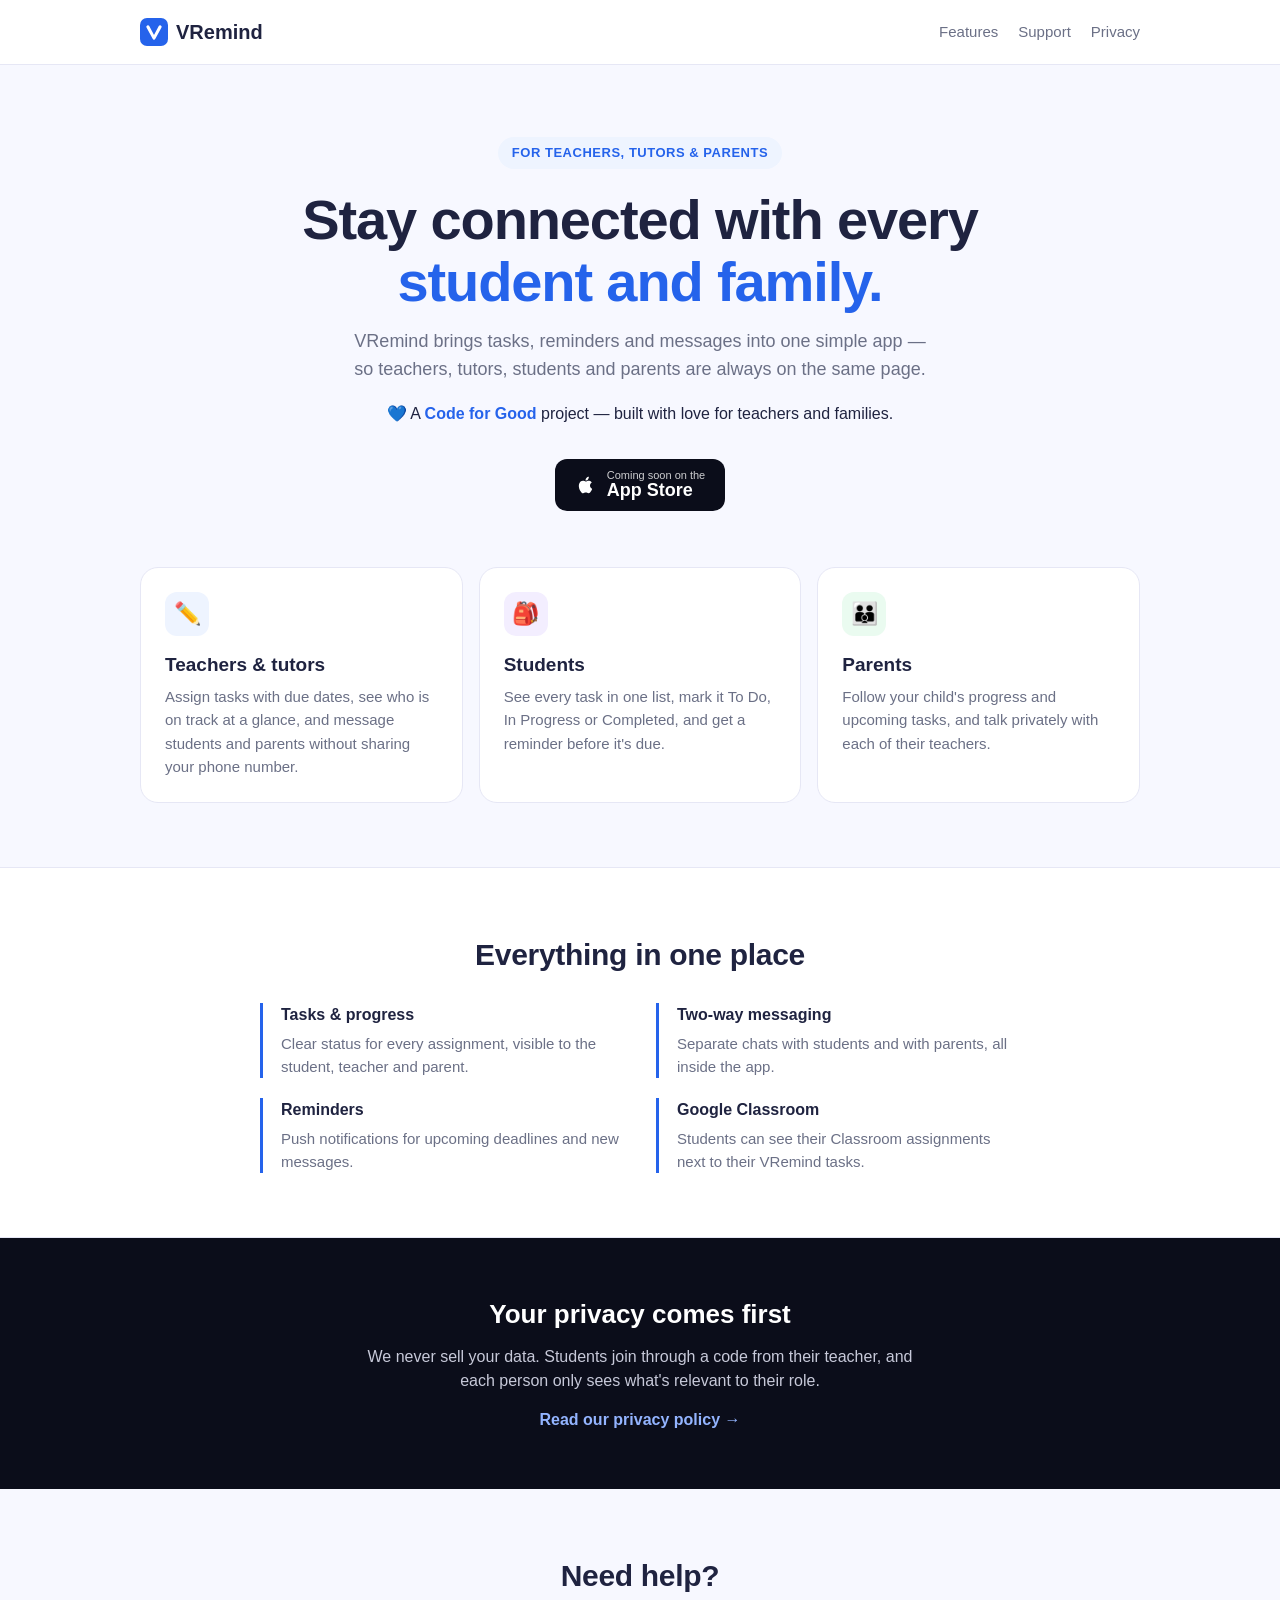
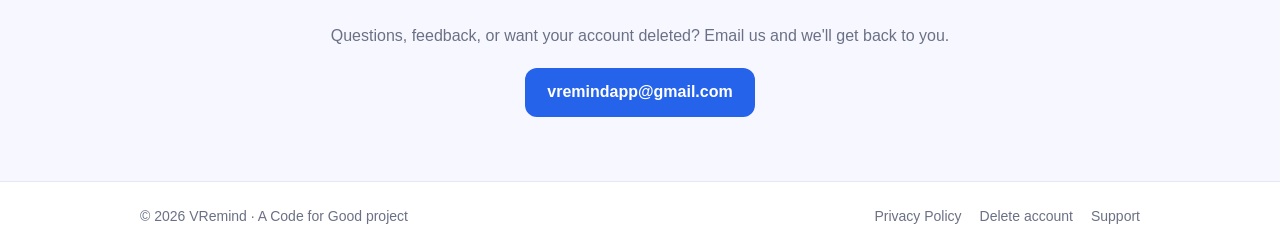
<file: index.html>
<!DOCTYPE html>
<html lang="en">
<head>
  <meta charset="UTF-8" />
  <meta name="viewport" content="width=device-width, initial-scale=1" />
  <title>VRemind — Stay connected with every student and family</title>
  <meta name="description" content="VRemind helps teachers, tutors, students and parents stay on the same page with tasks, reminders and two-way messaging." />
  <link rel="icon" href="favicon.svg" type="image/svg+xml" />
  <link rel="stylesheet" href="styles.css" />
</head>
<body>
  <header class="nav">
    <div class="wrap nav-inner">
      <a href="/" class="brand"><img src="favicon.svg" alt="" width="28" height="28" />VRemind</a>
      <nav class="nav-links">
        <a href="#features">Features</a>
        <a href="#support">Support</a>
        <a href="privacy.html">Privacy</a>
      </nav>
    </div>
  </header>

  <main>
    <section class="hero">
      <div class="wrap">
        <span class="pill">For teachers, tutors &amp; parents</span>
        <h1>Stay connected with every <span class="accent">student and family.</span></h1>
        <p class="lead">
          VRemind brings tasks, reminders and messages into one simple app — so teachers,
          tutors, students and parents are always on the same page.
        </p>
        <p class="mission">💙 A <strong>Code for Good</strong> project — built with love for teachers and families.</p>
        <div class="cta">
          <span class="store-badge" aria-label="Coming soon on the App Store">
            <svg viewBox="0 0 24 24" width="22" height="22" aria-hidden="true"><path fill="currentColor" d="M16.37 12.6c-.02-2.26 1.85-3.35 1.93-3.4-1.05-1.54-2.69-1.75-3.27-1.77-1.39-.14-2.72.82-3.42.82-.71 0-1.8-.8-2.96-.78-1.52.02-2.92.89-3.7 2.25-1.58 2.74-.4 6.8 1.13 9.02.75 1.09 1.64 2.3 2.8 2.26 1.13-.05 1.55-.73 2.91-.73 1.36 0 1.74.73 2.93.71 1.21-.02 1.98-1.1 2.72-2.2.86-1.26 1.21-2.48 1.23-2.54-.03-.01-2.36-.9-2.38-3.58zM14.14 5.95c.62-.76 1.04-1.8.93-2.85-.9.04-1.99.6-2.63 1.35-.58.66-1.08 1.73-.95 2.75 1 .08 2.03-.51 2.65-1.25z"/></svg>
            <span><small>Coming soon on the</small>App Store</span>
          </span>
        </div>
      </div>
    </section>

    <section class="roles wrap" aria-label="Who it's for">
      <article class="card">
        <div class="icon blue">✏️</div>
        <h2>Teachers &amp; tutors</h2>
        <p>Assign tasks with due dates, see who is on track at a glance, and message students and parents without sharing your phone number.</p>
      </article>
      <article class="card">
        <div class="icon purple">🎒</div>
        <h2>Students</h2>
        <p>See every task in one list, mark it To Do, In Progress or Completed, and get a reminder before it's due.</p>
      </article>
      <article class="card">
        <div class="icon green">👪</div>
        <h2>Parents</h2>
        <p>Follow your child's progress and upcoming tasks, and talk privately with each of their teachers.</p>
      </article>
    </section>

    <section id="features" class="features">
      <div class="wrap">
        <h2 class="section-title">Everything in one place</h2>
        <ul class="feature-list">
          <li><strong>Tasks &amp; progress</strong><span>Clear status for every assignment, visible to the student, teacher and parent.</span></li>
          <li><strong>Two-way messaging</strong><span>Separate chats with students and with parents, all inside the app.</span></li>
          <li><strong>Reminders</strong><span>Push notifications for upcoming deadlines and new messages.</span></li>
          <li><strong>Google Classroom</strong><span>Students can see their Classroom assignments next to their VRemind tasks.</span></li>
        </ul>
      </div>
    </section>

    <section class="privacy-band">
      <div class="wrap">
        <h2>Your privacy comes first</h2>
        <p>We never sell your data. Students join through a code from their teacher, and each person only sees what's relevant to their role.</p>
        <a href="privacy.html" class="link">Read our privacy policy →</a>
      </div>
    </section>

    <section id="support" class="support wrap">
      <h2 class="section-title">Need help?</h2>
      <p>Questions, feedback, or want your account deleted? Email us and we'll get back to you.</p>
      <a class="btn" href="mailto:vremindapp@gmail.com">vremindapp@gmail.com</a>
    </section>
  </main>

  <footer class="footer">
    <div class="wrap footer-inner">
      <span>© <span id="year">2026</span> VRemind · A Code for Good project</span>
      <nav>
        <a href="privacy.html">Privacy Policy</a>
        <a href="delete-account.html">Delete account</a>
        <a href="#support">Support</a>
      </nav>
    </div>
  </footer>
  <script>document.getElementById('year').textContent = new Date().getFullYear();</script>
</body>
</html>
</file>
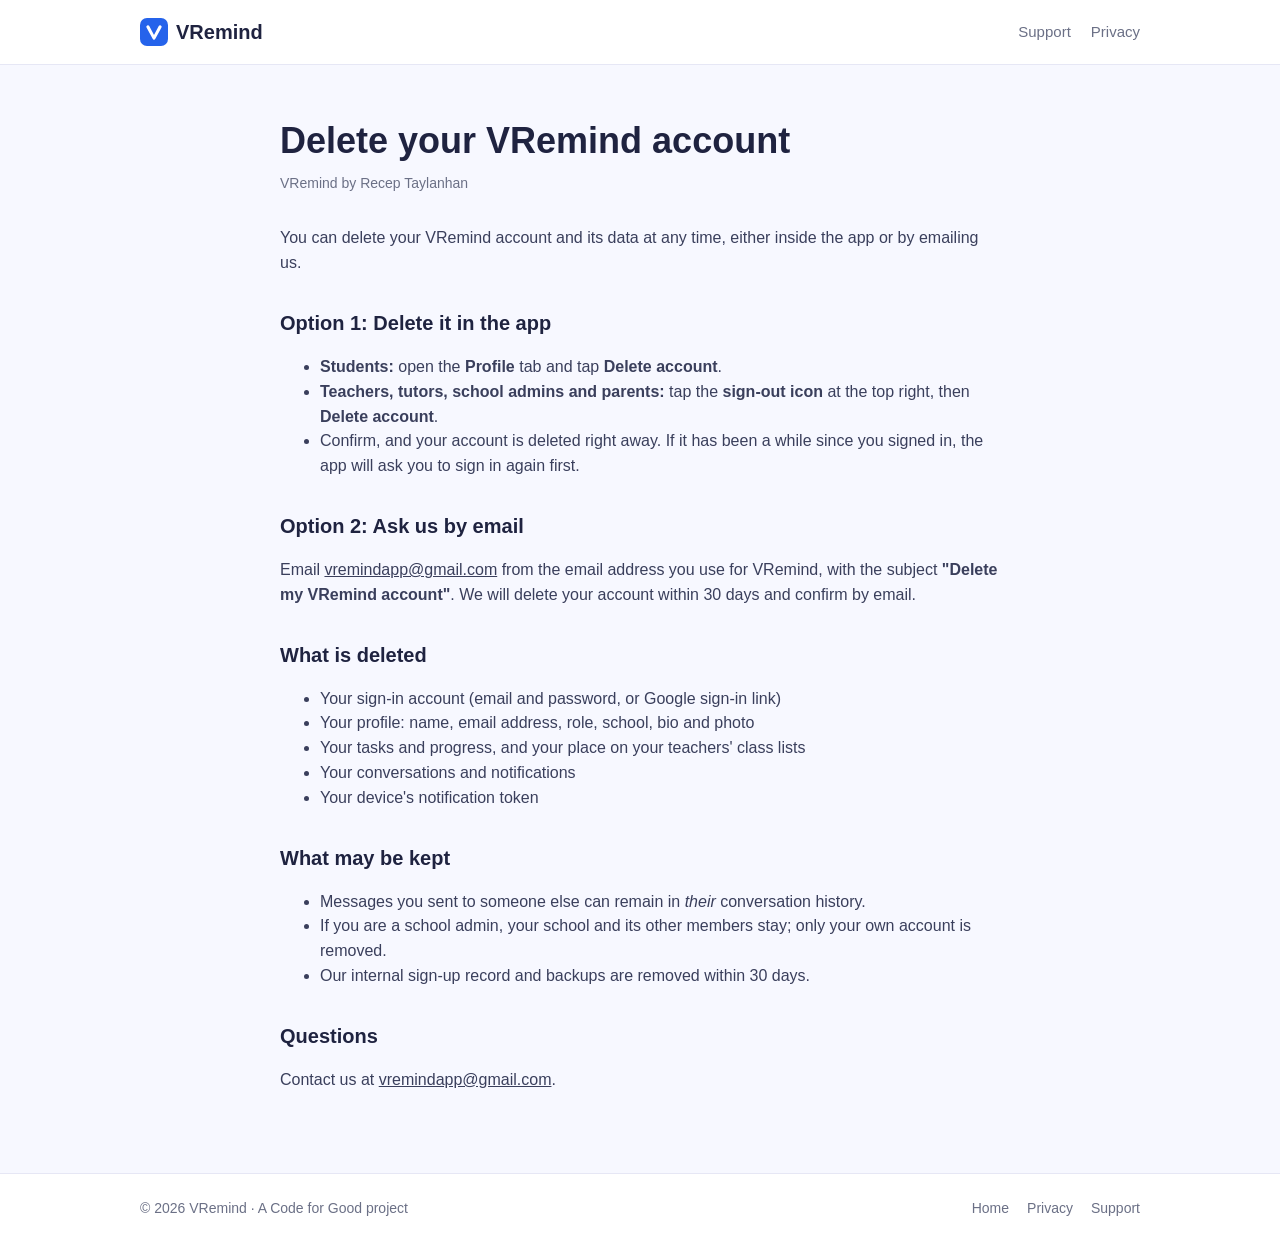
<file: delete-account.html>
<!DOCTYPE html>
<html lang="en">
<head>
  <meta charset="UTF-8" />
  <meta name="viewport" content="width=device-width, initial-scale=1" />
  <title>Delete your account — VRemind</title>
  <meta name="description" content="How to delete your VRemind account and what data is removed." />
  <link rel="icon" href="favicon.svg" type="image/svg+xml" />
  <link rel="stylesheet" href="styles.css" />
</head>
<body>
  <header class="nav">
    <div class="wrap nav-inner">
      <a href="/" class="brand"><img src="favicon.svg" alt="" width="28" height="28" />VRemind</a>
      <nav class="nav-links">
        <a href="/#support">Support</a>
        <a href="privacy.html">Privacy</a>
      </nav>
    </div>
  </header>

  <main class="wrap doc">
    <h1>Delete your VRemind account</h1>
    <p class="updated">VRemind by Recep Taylanhan</p>

    <p>You can delete your VRemind account and its data at any time, either inside the app or by emailing us.</p>

    <h2>Option 1: Delete it in the app</h2>
    <ul>
      <li><strong>Students:</strong> open the <strong>Profile</strong> tab and tap <strong>Delete account</strong>.</li>
      <li><strong>Teachers, tutors, school admins and parents:</strong> tap the <strong>sign-out icon</strong> at the top right, then <strong>Delete account</strong>.</li>
      <li>Confirm, and your account is deleted right away. If it has been a while since you signed in, the app will ask you to sign in again first.</li>
    </ul>

    <h2>Option 2: Ask us by email</h2>
    <p>Email <a href="mailto:vremindapp@gmail.com?subject=Delete%20my%20VRemind%20account">vremindapp@gmail.com</a> from the email address you use for VRemind, with the subject <strong>"Delete my VRemind account"</strong>. We will delete your account within 30 days and confirm by email.</p>

    <h2>What is deleted</h2>
    <ul>
      <li>Your sign-in account (email and password, or Google sign-in link)</li>
      <li>Your profile: name, email address, role, school, bio and photo</li>
      <li>Your tasks and progress, and your place on your teachers' class lists</li>
      <li>Your conversations and notifications</li>
      <li>Your device's notification token</li>
    </ul>

    <h2>What may be kept</h2>
    <ul>
      <li>Messages you sent to someone else can remain in <em>their</em> conversation history.</li>
      <li>If you are a school admin, your school and its other members stay; only your own account is removed.</li>
      <li>Our internal sign-up record and backups are removed within 30 days.</li>
    </ul>

    <h2>Questions</h2>
    <p>Contact us at <a href="mailto:vremindapp@gmail.com">vremindapp@gmail.com</a>.</p>
  </main>

  <footer class="footer">
    <div class="wrap footer-inner">
      <span>© 2026 VRemind · A Code for Good project</span>
      <nav>
        <a href="/">Home</a>
        <a href="privacy.html">Privacy</a>
        <a href="/#support">Support</a>
      </nav>
    </div>
  </footer>
</body>
</html>
</file>
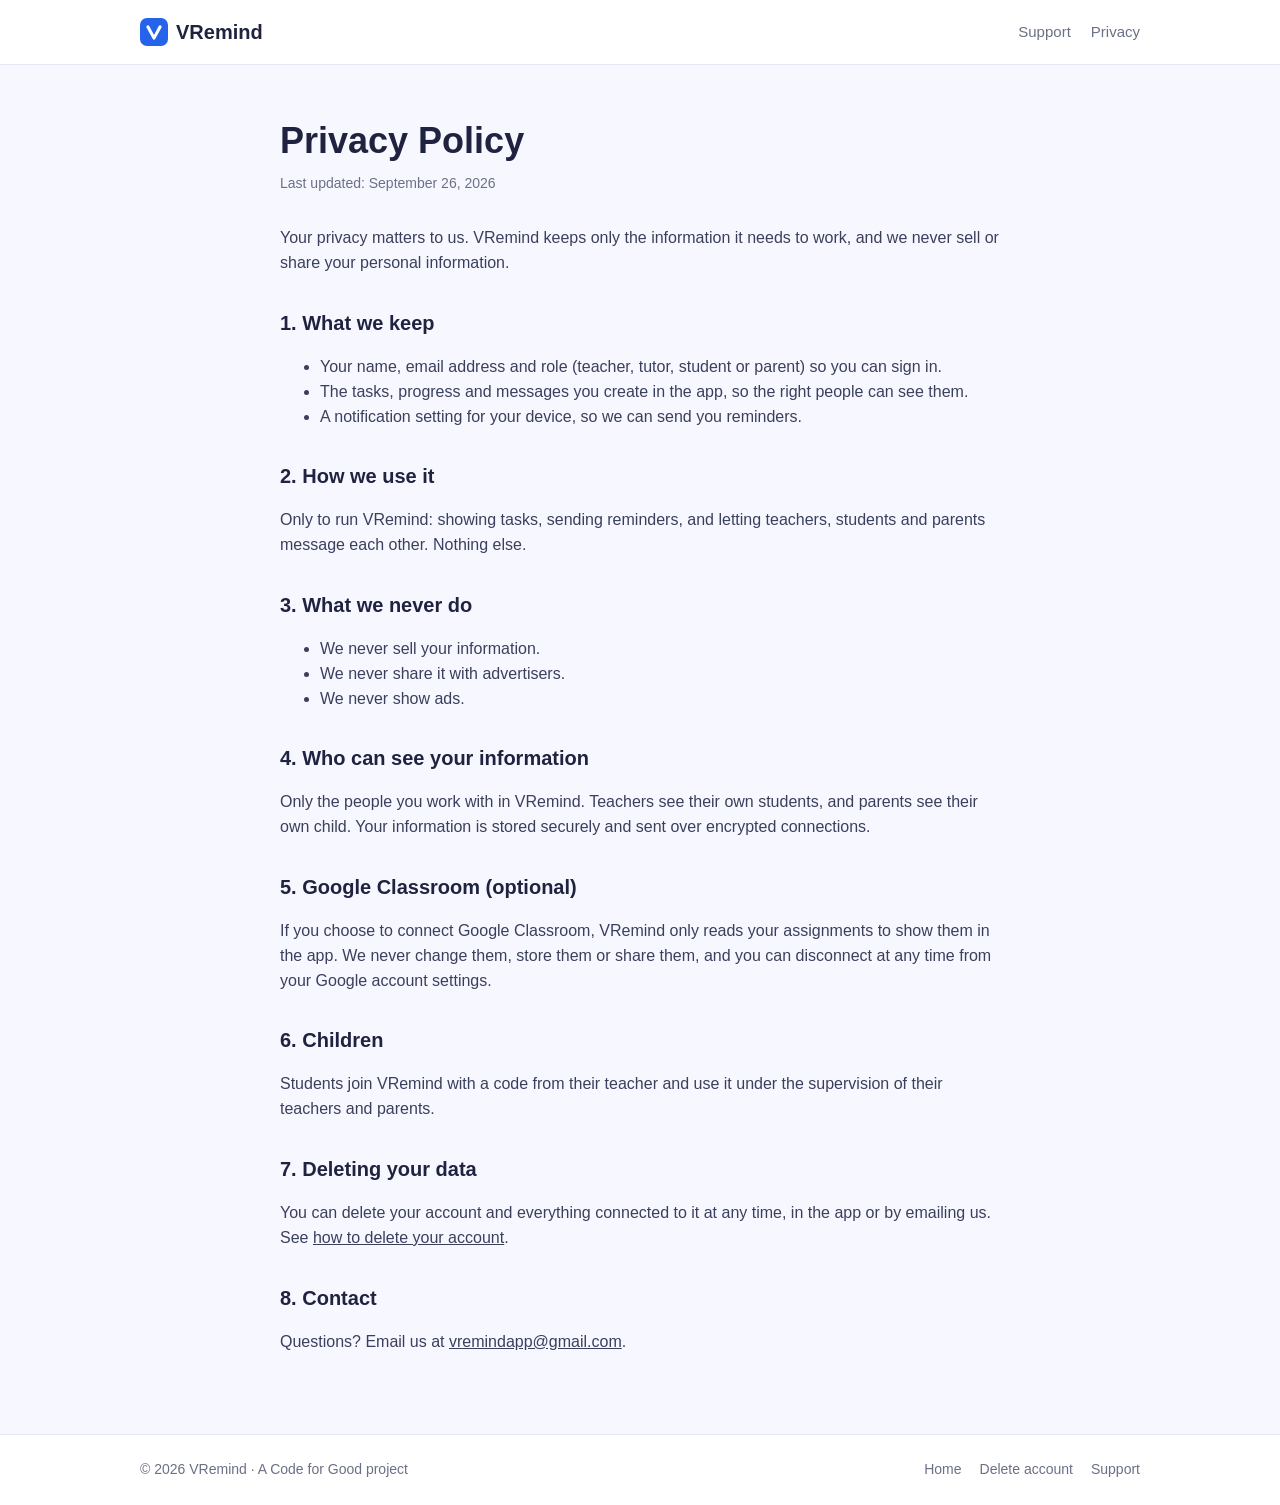
<file: privacy.html>
<!DOCTYPE html>
<html lang="en">
<head>
  <meta charset="UTF-8" />
  <meta name="viewport" content="width=device-width, initial-scale=1" />
  <title>Privacy Policy — VRemind</title>
  <meta name="description" content="How VRemind collects, uses and protects your information." />
  <link rel="icon" href="favicon.svg" type="image/svg+xml" />
  <link rel="stylesheet" href="styles.css" />
</head>
<body>
  <header class="nav">
    <div class="wrap nav-inner">
      <a href="/" class="brand"><img src="favicon.svg" alt="" width="28" height="28" />VRemind</a>
      <nav class="nav-links">
        <a href="/#support">Support</a>
        <a href="privacy.html">Privacy</a>
      </nav>
    </div>
  </header>

  <main class="wrap doc">
    <h1>Privacy Policy</h1>
    <p class="updated">Last updated: September 26, 2026</p>

    <p>Your privacy matters to us. VRemind keeps only the information it needs to work, and we never sell or share your personal information.</p>

    <h2>1. What we keep</h2>
    <ul>
      <li>Your name, email address and role (teacher, tutor, student or parent) so you can sign in.</li>
      <li>The tasks, progress and messages you create in the app, so the right people can see them.</li>
      <li>A notification setting for your device, so we can send you reminders.</li>
    </ul>

    <h2>2. How we use it</h2>
    <p>Only to run VRemind: showing tasks, sending reminders, and letting teachers, students and parents message each other. Nothing else.</p>

    <h2>3. What we never do</h2>
    <ul>
      <li>We never sell your information.</li>
      <li>We never share it with advertisers.</li>
      <li>We never show ads.</li>
    </ul>

    <h2>4. Who can see your information</h2>
    <p>Only the people you work with in VRemind. Teachers see their own students, and parents see their own child. Your information is stored securely and sent over encrypted connections.</p>

    <h2>5. Google Classroom (optional)</h2>
    <p>If you choose to connect Google Classroom, VRemind only reads your assignments to show them in the app. We never change them, store them or share them, and you can disconnect at any time from your Google account settings.</p>

    <h2>6. Children</h2>
    <p>Students join VRemind with a code from their teacher and use it under the supervision of their teachers and parents.</p>

    <h2>7. Deleting your data</h2>
    <p>You can delete your account and everything connected to it at any time, in the app or by emailing us. See <a href="delete-account.html">how to delete your account</a>.</p>

    <h2>8. Contact</h2>
    <p>Questions? Email us at <a href="mailto:vremindapp@gmail.com">vremindapp@gmail.com</a>.</p>
  </main>

  <footer class="footer">
    <div class="wrap footer-inner">
      <span>© 2026 VRemind · A Code for Good project</span>
      <nav>
        <a href="/">Home</a>
        <a href="delete-account.html">Delete account</a>
        <a href="/#support">Support</a>
      </nav>
    </div>
  </footer>
</body>
</html>
</file>
<file: styles.css>
:root {
  --bg: #f7f8ff;
  --surface: #ffffff;
  --text: #1f2340;
  --muted: #6b7086;
  --border: #e6e7f5;
  --blue: #2563eb;
  --blue-soft: #eef4ff;
  --dark: #0b0d1a;
}

* { box-sizing: border-box; }

body {
  margin: 0;
  font-family: -apple-system, BlinkMacSystemFont, "Segoe UI", Roboto, Helvetica, Arial, sans-serif;
  background: var(--bg);
  color: var(--text);
  line-height: 1.55;
  -webkit-font-smoothing: antialiased;
}

a { color: inherit; }

.wrap { max-width: 1040px; margin: 0 auto; padding: 0 20px; }

/* Nav */
.nav { background: var(--surface); border-bottom: 1px solid var(--border); position: sticky; top: 0; z-index: 10; }
.nav-inner { display: flex; align-items: center; justify-content: space-between; height: 64px; }
.brand { display: flex; align-items: center; gap: 8px; font-weight: 800; font-size: 20px; text-decoration: none; }
.nav-links { display: flex; gap: 20px; }
.nav-links a { text-decoration: none; color: var(--muted); font-size: 15px; font-weight: 500; }
.nav-links a:hover { color: var(--blue); }

/* Hero */
.hero { text-align: center; padding: 72px 0 56px; }
.pill { display: inline-block; background: var(--blue-soft); color: var(--blue); font-weight: 700; font-size: 13px; letter-spacing: .04em; text-transform: uppercase; padding: 6px 14px; border-radius: 999px; }
.hero h1 { font-size: clamp(34px, 6vw, 56px); line-height: 1.1; margin: 20px auto 16px; max-width: 760px; letter-spacing: -0.02em; }
.accent { color: var(--blue); }
.lead { font-size: 18px; color: var(--muted); max-width: 580px; margin: 0 auto; }
.cta { margin-top: 32px; display: flex; justify-content: center; }
.store-badge { display: inline-flex; align-items: center; gap: 10px; background: var(--dark); color: #fff; padding: 10px 20px; border-radius: 12px; text-align: left; }
.store-badge span { display: flex; flex-direction: column; font-size: 18px; font-weight: 600; line-height: 1.1; }
.store-badge small { font-size: 11px; font-weight: 400; opacity: .8; }

/* Roles */
.roles { display: grid; grid-template-columns: repeat(3, 1fr); gap: 16px; padding-bottom: 64px; }
.card { background: var(--surface); border: 1px solid var(--border); border-radius: 18px; padding: 24px; }
.card h2 { font-size: 19px; margin: 14px 0 6px; }
.card p { margin: 0; color: var(--muted); font-size: 15px; }
.icon { width: 44px; height: 44px; border-radius: 12px; display: grid; place-items: center; font-size: 22px; }
.icon.blue { background: #eef4ff; }
.icon.purple { background: #f3eeff; }
.icon.green { background: #eafbf0; }

/* Features */
.features { background: var(--surface); border-top: 1px solid var(--border); border-bottom: 1px solid var(--border); padding: 64px 0; }
.section-title { font-size: 30px; margin: 0 0 24px; text-align: center; letter-spacing: -0.01em; }
.feature-list { list-style: none; padding: 0; margin: 0 auto; max-width: 760px; display: grid; grid-template-columns: repeat(2, 1fr); gap: 20px 32px; }
.feature-list li { display: flex; flex-direction: column; gap: 4px; padding-left: 18px; border-left: 3px solid var(--blue); }
.feature-list span { color: var(--muted); font-size: 15px; }

/* Privacy band */
.privacy-band { background: var(--dark); color: #fff; text-align: center; padding: 56px 0; }
.privacy-band h2 { font-size: 26px; margin: 0 0 10px; }
.privacy-band p { color: #c7c9d9; max-width: 560px; margin: 0 auto 14px; }
.privacy-band .link { color: #93b4ff; font-weight: 600; text-decoration: none; }

/* Support */
.support { text-align: center; padding: 64px 20px; }
.support p { color: var(--muted); margin: 0 0 20px; }
.btn { display: inline-block; background: var(--blue); color: #fff; text-decoration: none; font-weight: 700; padding: 12px 22px; border-radius: 12px; }
.btn:hover { background: #1d4ed8; }

/* Footer */
.footer { border-top: 1px solid var(--border); background: var(--surface); padding: 24px 0; font-size: 14px; color: var(--muted); }
.footer-inner { display: flex; justify-content: space-between; align-items: center; gap: 12px; flex-wrap: wrap; }
.footer nav { display: flex; gap: 18px; }
.footer a { text-decoration: none; }
.footer a:hover { color: var(--blue); }

/* Privacy page */
.doc { max-width: 760px; padding-top: 48px; padding-bottom: 64px; }
.doc h1 { font-size: 36px; margin: 0 0 4px; }
.doc .updated { color: var(--muted); font-size: 14px; margin: 0 0 32px; }
.doc h2 { font-size: 20px; margin: 32px 0 8px; }
.doc p, .doc li { color: #3a3f5c; }
.doc code { background: var(--blue-soft); color: var(--blue); padding: 2px 6px; border-radius: 6px; font-size: 14px; }

@media (max-width: 760px) {
  .roles { grid-template-columns: 1fr; }
  .feature-list { grid-template-columns: 1fr; }
  .nav-links { gap: 14px; }
  .nav-links a[href="#features"] { display: none; }
  .hero { padding: 48px 0 40px; }
}

.mission { margin: 18px auto 0; color: var(--text); font-size: 16px; }
.mission strong { color: var(--blue); }
</file>
